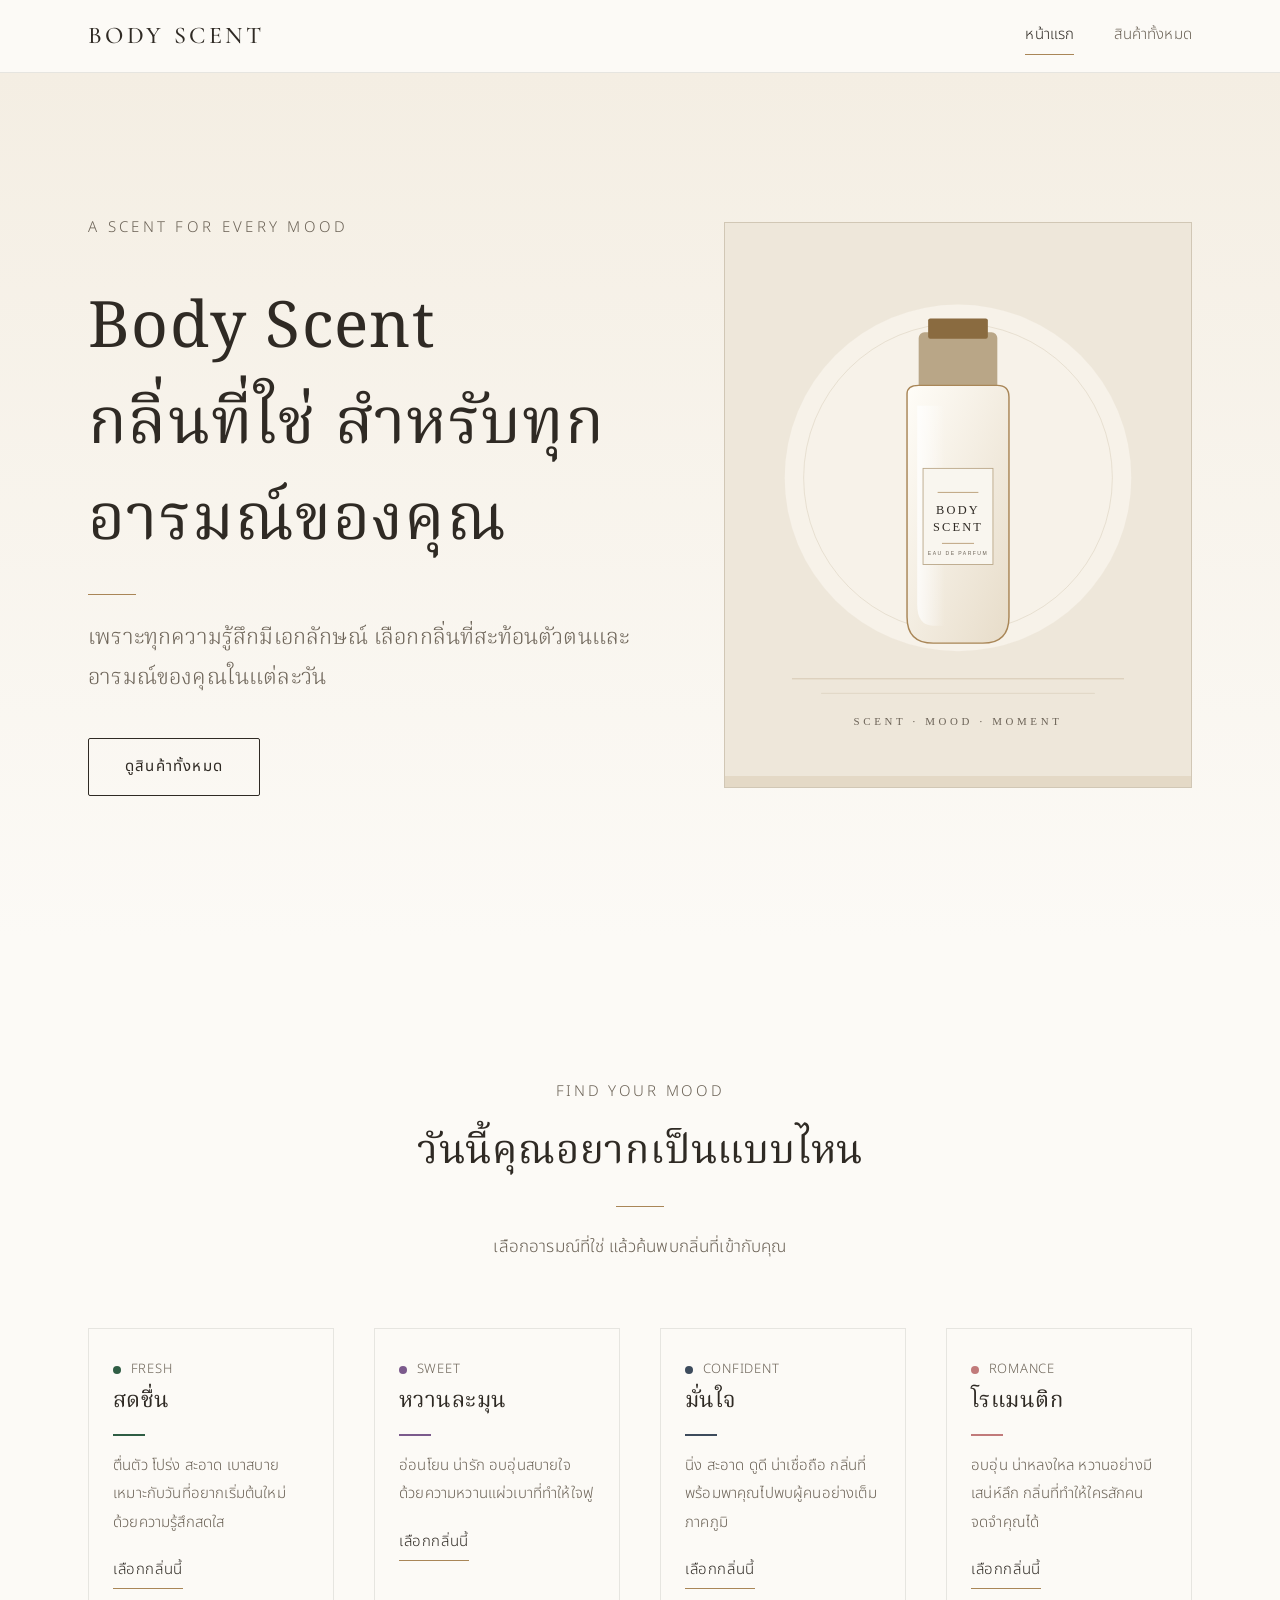
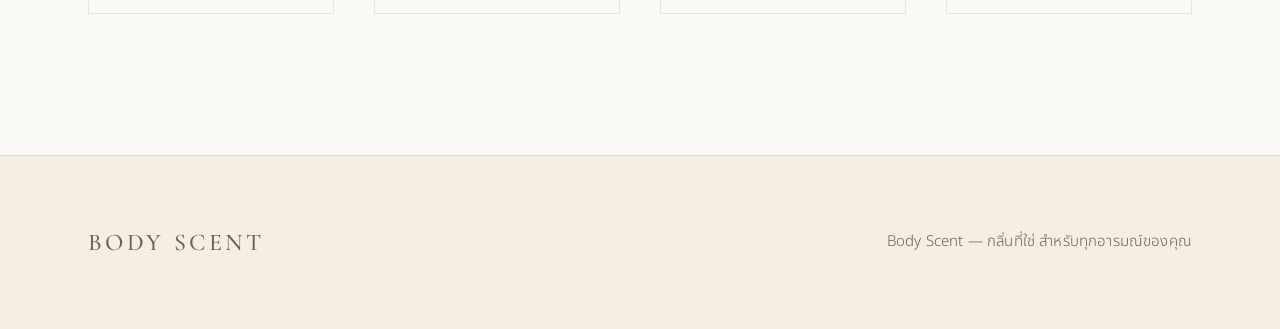
<file: index.html>
<!DOCTYPE html>
<html lang="th">
<head>
    <meta charset="UTF-8">
    <meta name="viewport" content="width=device-width, initial-scale=1.0">
    <meta name="theme-color" content="#fcfaf6">
    <meta name="description" content="Body Scent กลิ่นที่ใช่ สำหรับทุกอารมณ์ของคุณ ค้นพบน้ำหอม 4 mood ที่สะท้อนความรู้สึกในแบบของคุณ">
    <title>Body Scent — กลิ่นที่ใช่ สำหรับทุกอารมณ์ของคุณ</title>
    <link rel="stylesheet" href="style.css">
</head>
<body>
    <header class="site-header">
        <div class="container">
            <a class="logo" href="index.html" aria-label="Body Scent หน้าแรก">BODY SCENT</a>
            <nav class="nav" aria-label="เมนูหลัก">
                <a href="index.html" aria-current="page">หน้าแรก</a>
                <a href="product.html">สินค้าทั้งหมด</a>
            </nav>
        </div>
    </header>

    <main>
        <section class="hero" style="min-height: calc(100svh - 4.5rem); display: flex; align-items: center;">
            <div class="container">
                <div class="hero-copy">
                    <p class="muted" style="letter-spacing: 0.22em; text-transform: uppercase;">A SCENT FOR EVERY MOOD</p>
                    <h1>Body Scent<br>กลิ่นที่ใช่ สำหรับทุกอารมณ์ของคุณ</h1>
                    <span class="rule" aria-hidden="true"></span>
                    <p class="lead">เพราะทุกความรู้สึกมีเอกลักษณ์ เลือกกลิ่นที่สะท้อนตัวตนและอารมณ์ของคุณในแต่ละวัน</p>
                    <a class="btn" href="product.html">ดูสินค้าทั้งหมด</a>
                </div>

                <div class="hero-media">
                    <svg viewBox="0 0 640 760" width="100%" height="auto" role="img" aria-label="ภาพวาดขวดน้ำหอม Body Scent ในโทนสีครีมและทอง">
                        <defs>
                            <linearGradient id="bottle-fill" x1="0" y1="0" x2="1" y2="1">
                                <stop offset="0%" stop-color="#fffdf8" />
                                <stop offset="100%" stop-color="#e7dcc9" />
                            </linearGradient>
                            <linearGradient id="glass-shine" x1="0" y1="0" x2="1" y2="0">
                                <stop offset="0%" stop-color="#ffffff" stop-opacity="0.75" />
                                <stop offset="100%" stop-color="#ffffff" stop-opacity="0" />
                            </linearGradient>
                        </defs>
                        <rect width="640" height="760" fill="#eee7da" />
                        <circle cx="320" cy="350" r="238" fill="#f7f2e9" />
                        <circle cx="320" cy="350" r="212" fill="none" stroke="#b9a687" stroke-opacity="0.35" />
                        <path d="M92 626 H548" stroke="#b9a687" stroke-opacity="0.65" />
                        <path d="M132 646 H508" stroke="#b9a687" stroke-opacity="0.35" />
                        <g transform="translate(0 5)">
                            <rect x="266" y="145" width="108" height="88" rx="8" fill="#b9a687" />
                            <rect x="279" y="126" width="82" height="28" rx="3" fill="#8a6b40" />
                            <path d="M250 230 Q250 218 266 218 H374 Q390 218 390 234 V536 Q390 572 354 572 H286 Q250 572 250 536 Z" fill="url(#bottle-fill)" stroke="#a98657" stroke-width="2" />
                            <path d="M264 246 V519 Q264 548 286 548 H302 V246 Z" fill="url(#glass-shine)" />
                            <rect x="272" y="332" width="96" height="132" fill="#f9f6ef" stroke="#b9a687" stroke-width="1.2" />
                            <path d="M292 365 H348" stroke="#a98657" stroke-width="1" />
                            <text x="320" y="395" text-anchor="middle" fill="#2f2a24" font-family="Georgia, serif" font-size="17" letter-spacing="3">BODY</text>
                            <text x="320" y="418" text-anchor="middle" fill="#2f2a24" font-family="Georgia, serif" font-size="17" letter-spacing="3">SCENT</text>
                            <path d="M298 435 H342" stroke="#a98657" stroke-width="1" />
                            <text x="320" y="451" text-anchor="middle" fill="#6b6256" font-family="Arial, sans-serif" font-size="7" letter-spacing="2">EAU DE PARFUM</text>
                        </g>
                        <text x="320" y="690" text-anchor="middle" fill="#6b6256" font-family="Georgia, serif" font-size="15" letter-spacing="5">SCENT · MOOD · MOMENT</text>
                    </svg>
                </div>
            </div>
        </section>

        <section class="section">
            <div class="container">
                <div class="section-head is-center">
                    <p class="muted" style="letter-spacing: 0.18em; text-transform: uppercase;">FIND YOUR MOOD</p>
                    <h2>วันนี้คุณอยากเป็นแบบไหน</h2>
                    <span class="rule" aria-hidden="true"></span>
                    <p>เลือกอารมณ์ที่ใช่ แล้วค้นพบกลิ่นที่เข้ากับคุณ</p>
                </div>

                <div class="mood-grid">
                    <a class="mood-item mood-fresh" data-mood="fresh" href="product.html?mood=fresh" style="display: block; border: 1px solid var(--line-soft); padding: var(--space-3); transition: border-color 0.3s var(--ease);">
                        <span class="mood-label"><span class="mood-dot"></span>FRESH</span>
                        <h3>สดชื่น</h3>
                        <span class="mood-rule" aria-hidden="true"></span>
                        <p>ตื่นตัว โปร่ง สะอาด เบาสบาย เหมาะกับวันที่อยากเริ่มต้นใหม่ด้วยความรู้สึกสดใส</p>
                        <span class="link-line">เลือกกลิ่นนี้</span>
                    </a>

                    <a class="mood-item mood-sweet" data-mood="sweet" href="product.html?mood=sweet" style="display: block; border: 1px solid var(--line-soft); padding: var(--space-3); transition: border-color 0.3s var(--ease);">
                        <span class="mood-label"><span class="mood-dot"></span>SWEET</span>
                        <h3>หวานละมุน</h3>
                        <span class="mood-rule" aria-hidden="true"></span>
                        <p>อ่อนโยน น่ารัก อบอุ่นสบายใจ ด้วยความหวานแผ่วเบาที่ทำให้ใจฟู</p>
                        <span class="link-line">เลือกกลิ่นนี้</span>
                    </a>

                    <a class="mood-item mood-confident" data-mood="confident" href="product.html?mood=confident" style="display: block; border: 1px solid var(--line-soft); padding: var(--space-3); transition: border-color 0.3s var(--ease);">
                        <span class="mood-label"><span class="mood-dot"></span>CONFIDENT</span>
                        <h3>มั่นใจ</h3>
                        <span class="mood-rule" aria-hidden="true"></span>
                        <p>นิ่ง สะอาด ดูดี น่าเชื่อถือ กลิ่นที่พร้อมพาคุณไปพบผู้คนอย่างเต็มภาคภูมิ</p>
                        <span class="link-line">เลือกกลิ่นนี้</span>
                    </a>

                    <a class="mood-item mood-romance" data-mood="romance" href="product.html?mood=romance" style="display: block; border: 1px solid var(--line-soft); padding: var(--space-3); transition: border-color 0.3s var(--ease);">
                        <span class="mood-label"><span class="mood-dot"></span>ROMANCE</span>
                        <h3>โรแมนติก</h3>
                        <span class="mood-rule" aria-hidden="true"></span>
                        <p>อบอุ่น น่าหลงใหล หวานอย่างมีเสน่ห์ลึก กลิ่นที่ทำให้ใครสักคนจดจำคุณได้</p>
                        <span class="link-line">เลือกกลิ่นนี้</span>
                    </a>
                </div>
            </div>
        </section>
    </main>

    <footer class="site-footer">
        <div class="container">
            <a class="logo" href="index.html">BODY SCENT</a>
            <p class="mb-0">Body Scent — กลิ่นที่ใช่ สำหรับทุกอารมณ์ของคุณ</p>
        </div>
    </footer>

    <script src="script.js"></script>
</body>
</html>
</file>
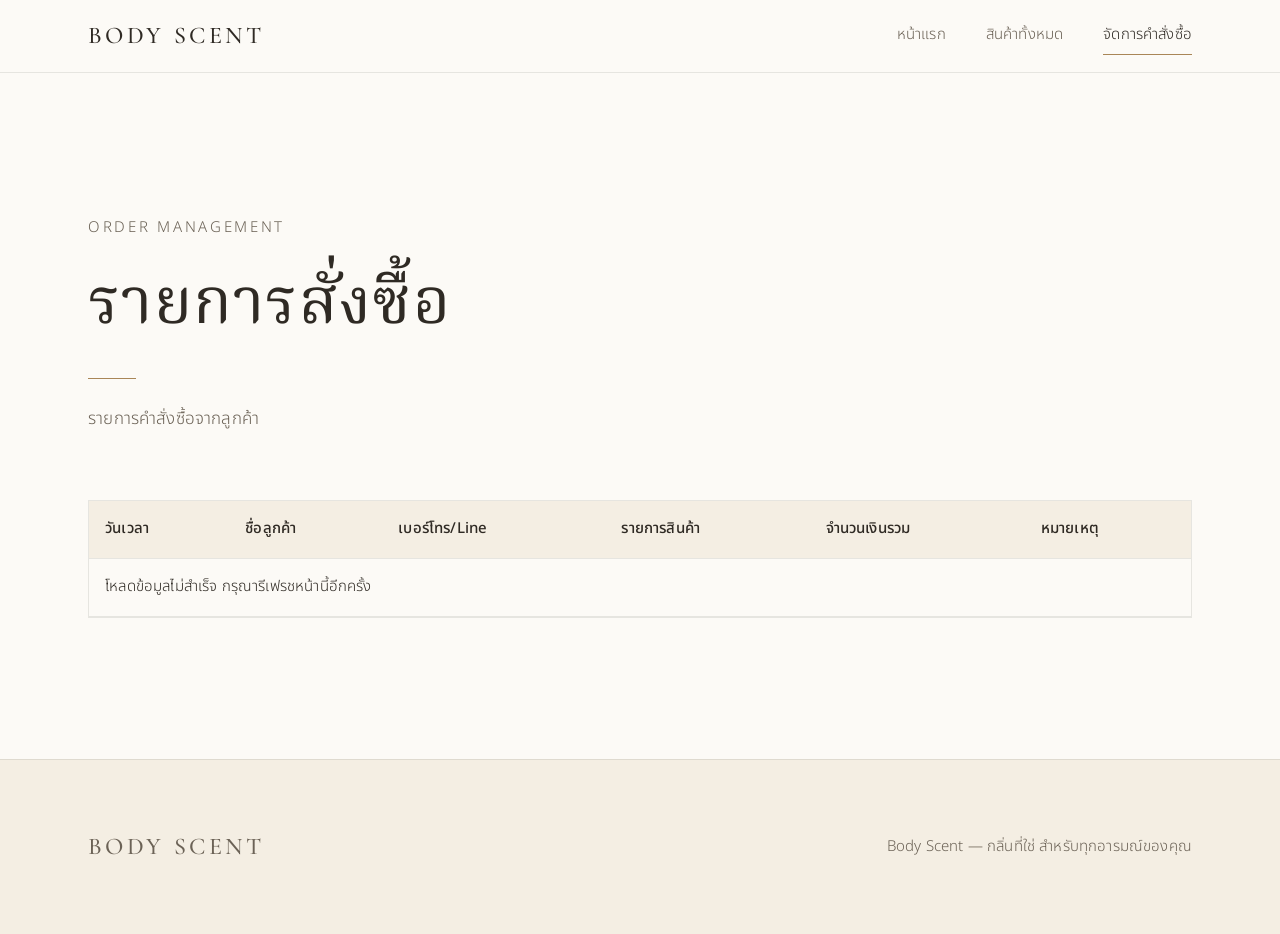
<file: admin.html>
<!DOCTYPE html>
<html lang="th">
<head>
    <meta charset="UTF-8">
    <meta name="viewport" content="width=device-width, initial-scale=1.0">
    <meta name="theme-color" content="#fcfaf6">
    <meta name="description" content="หน้าจัดการรายการสั่งซื้อ Body Scent">
    <title>จัดการคำสั่งซื้อ — Body Scent</title>
    <link rel="stylesheet" href="style.css">
    <style>
        #ordersTable {
            width: 100%;
            min-width: 860px;
            border-collapse: collapse;
            text-align: left;
        }

        #ordersTable th,
        #ordersTable td {
            padding: 0.9rem 1rem;
            border-bottom: 1px solid var(--line-soft);
            vertical-align: top;
            font-size: var(--fs-sm);
        }

        #ordersTable thead {
            background: var(--cream);
            color: var(--ink);
        }

        #ordersTable th {
            font-weight: 500;
            white-space: nowrap;
        }
    </style>
</head>
<body>
    <header class="site-header">
        <div class="container">
            <a class="logo" href="index.html" aria-label="Body Scent หน้าแรก">BODY SCENT</a>
            <nav class="nav" aria-label="เมนูหลัก">
                <a href="index.html">หน้าแรก</a>
                <a href="product.html">สินค้าทั้งหมด</a>
                <a href="admin.html" aria-current="page">จัดการคำสั่งซื้อ</a>
            </nav>
        </div>
    </header>

    <main>
        <section class="section">
            <div class="container">
                <div class="section-head">
                    <p class="muted" style="letter-spacing: 0.18em; text-transform: uppercase;">ORDER MANAGEMENT</p>
                    <h1>รายการสั่งซื้อ</h1>
                    <span class="rule" aria-hidden="true"></span>
                    <p>รายการคำสั่งซื้อจากลูกค้า</p>
                </div>

                <div style="overflow-x: auto; border: 1px solid var(--line-soft);">
                    <table id="ordersTable">
                        <thead>
                            <tr>
                                <th scope="col">วันเวลา</th>
                                <th scope="col">ชื่อลูกค้า</th>
                                <th scope="col">เบอร์โทร/Line</th>
                                <th scope="col">รายการสินค้า</th>
                                <th scope="col">จำนวนเงินรวม</th>
                                <th scope="col">หมายเหตุ</th>
                            </tr>
                        </thead>
                        <tbody></tbody>
                    </table>
                </div>
            </div>
        </section>
    </main>

    <footer class="site-footer">
        <div class="container">
            <a class="logo" href="index.html">BODY SCENT</a>
            <p class="mb-0">Body Scent — กลิ่นที่ใช่ สำหรับทุกอารมณ์ของคุณ</p>
        </div>
    </footer>

    <script src="script.js"></script>
</body>
</html>
</file>
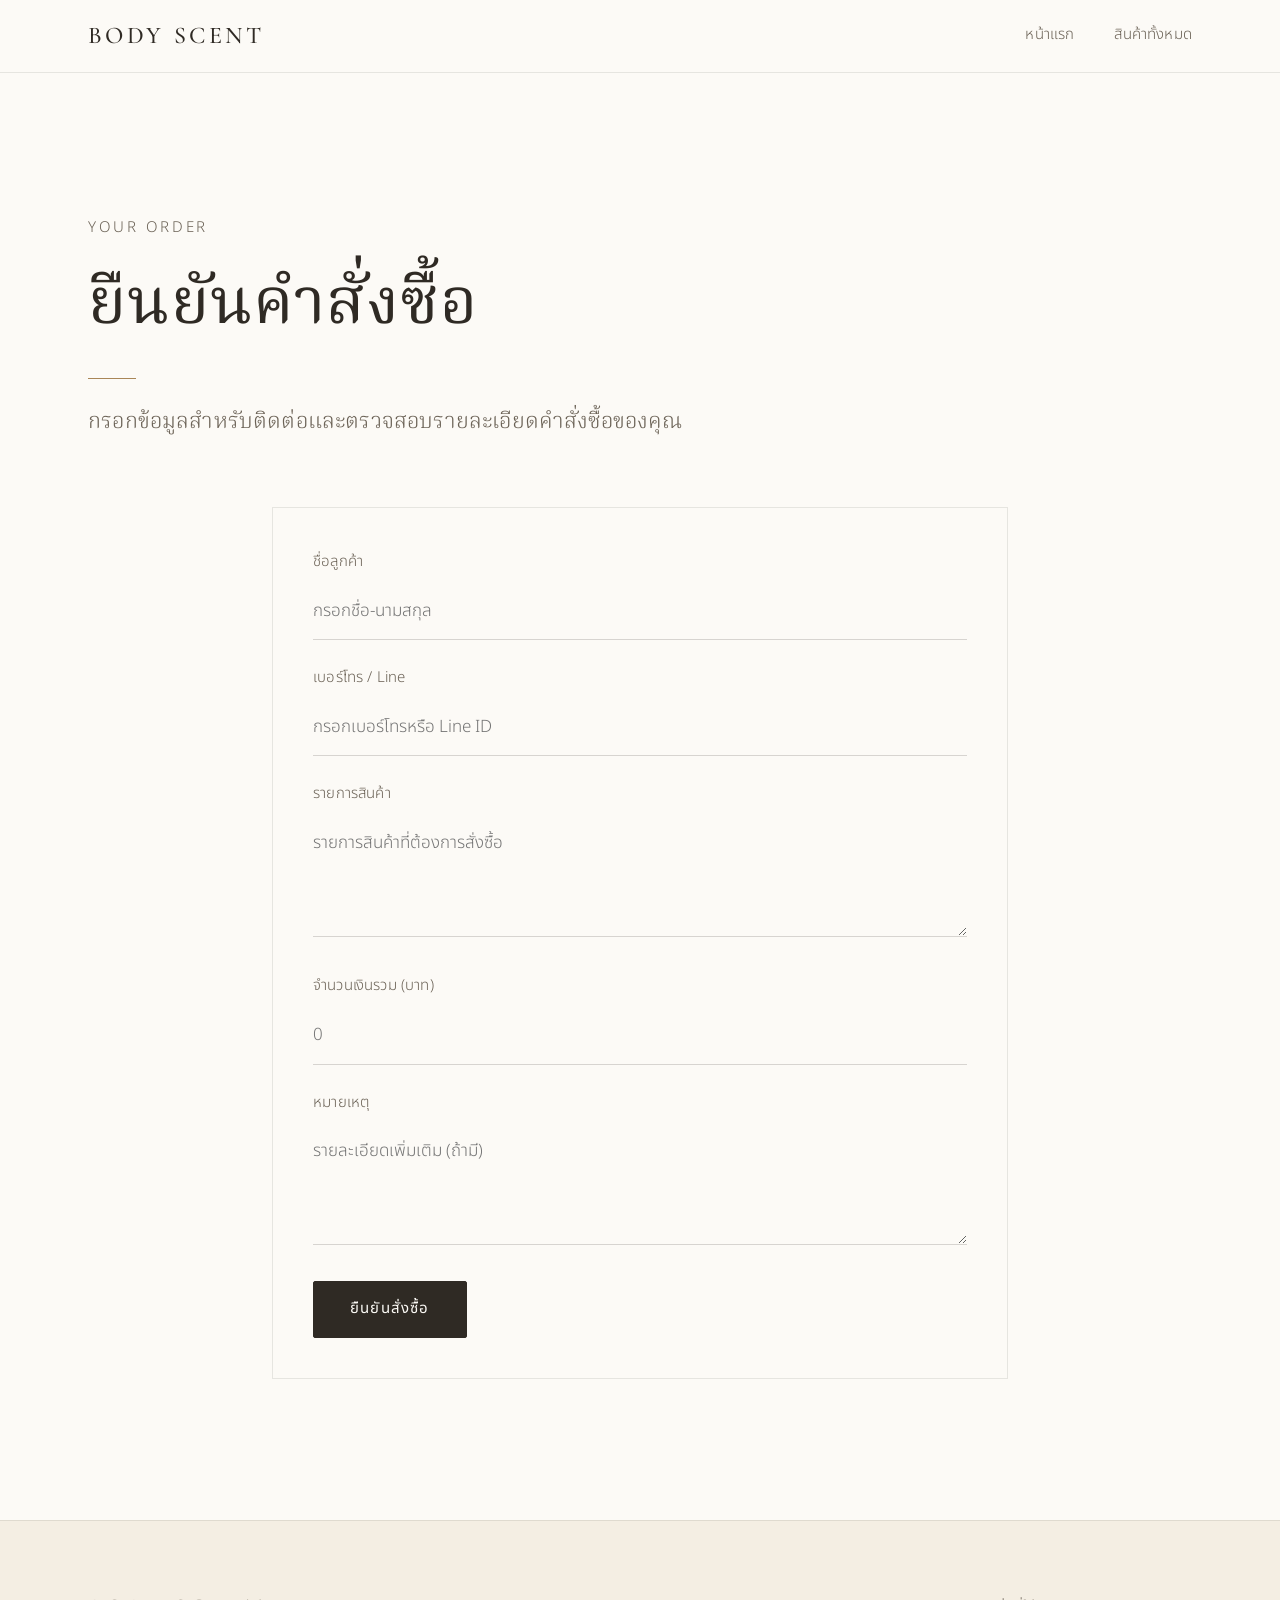
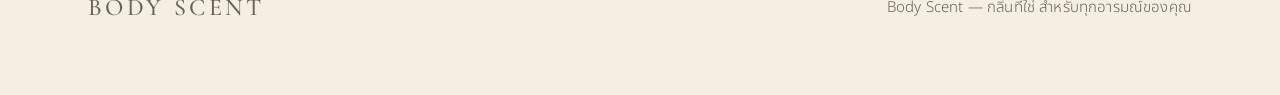
<file: order.html>
<!DOCTYPE html>
<html lang="th">
<head>
    <meta charset="UTF-8">
    <meta name="viewport" content="width=device-width, initial-scale=1.0">
    <meta name="theme-color" content="#fcfaf6">
    <meta name="description" content="แบบฟอร์มสั่งซื้อสินค้า Body Scent">
    <title>สั่งซื้อสินค้า — Body Scent</title>
    <link rel="stylesheet" href="style.css">
</head>
<body>
    <header class="site-header">
        <div class="container">
            <a class="logo" href="index.html" aria-label="Body Scent หน้าแรก">BODY SCENT</a>
            <nav class="nav" aria-label="เมนูหลัก">
                <a href="index.html">หน้าแรก</a>
                <a href="product.html">สินค้าทั้งหมด</a>
            </nav>
        </div>
    </header>

    <main>
        <section class="section">
            <div class="container">
                <div class="section-head">
                    <p class="muted" style="letter-spacing: 0.18em; text-transform: uppercase;">YOUR ORDER</p>
                    <h1>ยืนยันคำสั่งซื้อ</h1>
                    <span class="rule" aria-hidden="true"></span>
                    <p class="lead">กรอกข้อมูลสำหรับติดต่อและตรวจสอบรายละเอียดคำสั่งซื้อของคุณ</p>
                </div>

                <form id="orderForm" style="max-width: 46rem; margin-inline: auto; border: 1px solid var(--line-soft); padding: var(--space-4);">
                    <div class="field">
                        <label for="customerName">ชื่อลูกค้า</label>
                        <input
                            type="text"
                            id="customerName"
                            name="customerName"
                            autocomplete="name"
                            placeholder="กรอกชื่อ-นามสกุล"
                            required
                        >
                    </div>

                    <div class="field">
                        <label for="contact">เบอร์โทร / Line</label>
                        <input
                            type="text"
                            id="contact"
                            name="contact"
                            autocomplete="tel"
                            placeholder="กรอกเบอร์โทรหรือ Line ID"
                            required
                        >
                    </div>

                    <div class="field">
                        <label for="items">รายการสินค้า</label>
                        <textarea
                            id="items"
                            name="items"
                            rows="3"
                            placeholder="รายการสินค้าที่ต้องการสั่งซื้อ"
                            required
                        ></textarea>
                    </div>

                    <div class="field">
                        <label for="total">จำนวนเงินรวม (บาท)</label>
                        <input
                            type="number"
                            id="total"
                            name="total"
                            min="0"
                            step="1"
                            inputmode="numeric"
                            placeholder="0"
                            required
                        >
                    </div>

                    <div class="field">
                        <label for="note">หมายเหตุ</label>
                        <textarea
                            id="note"
                            name="note"
                            rows="3"
                            placeholder="รายละเอียดเพิ่มเติม (ถ้ามี)"
                        ></textarea>
                    </div>

                    <button class="btn btn--solid" type="submit">ยืนยันสั่งซื้อ</button>
                </form>
            </div>
        </section>
    </main>

    <footer class="site-footer">
        <div class="container">
            <a class="logo" href="index.html">BODY SCENT</a>
            <p class="mb-0">Body Scent — กลิ่นที่ใช่ สำหรับทุกอารมณ์ของคุณ</p>
        </div>
    </footer>

    <script src="script.js"></script>
</body>
</html>
</file>
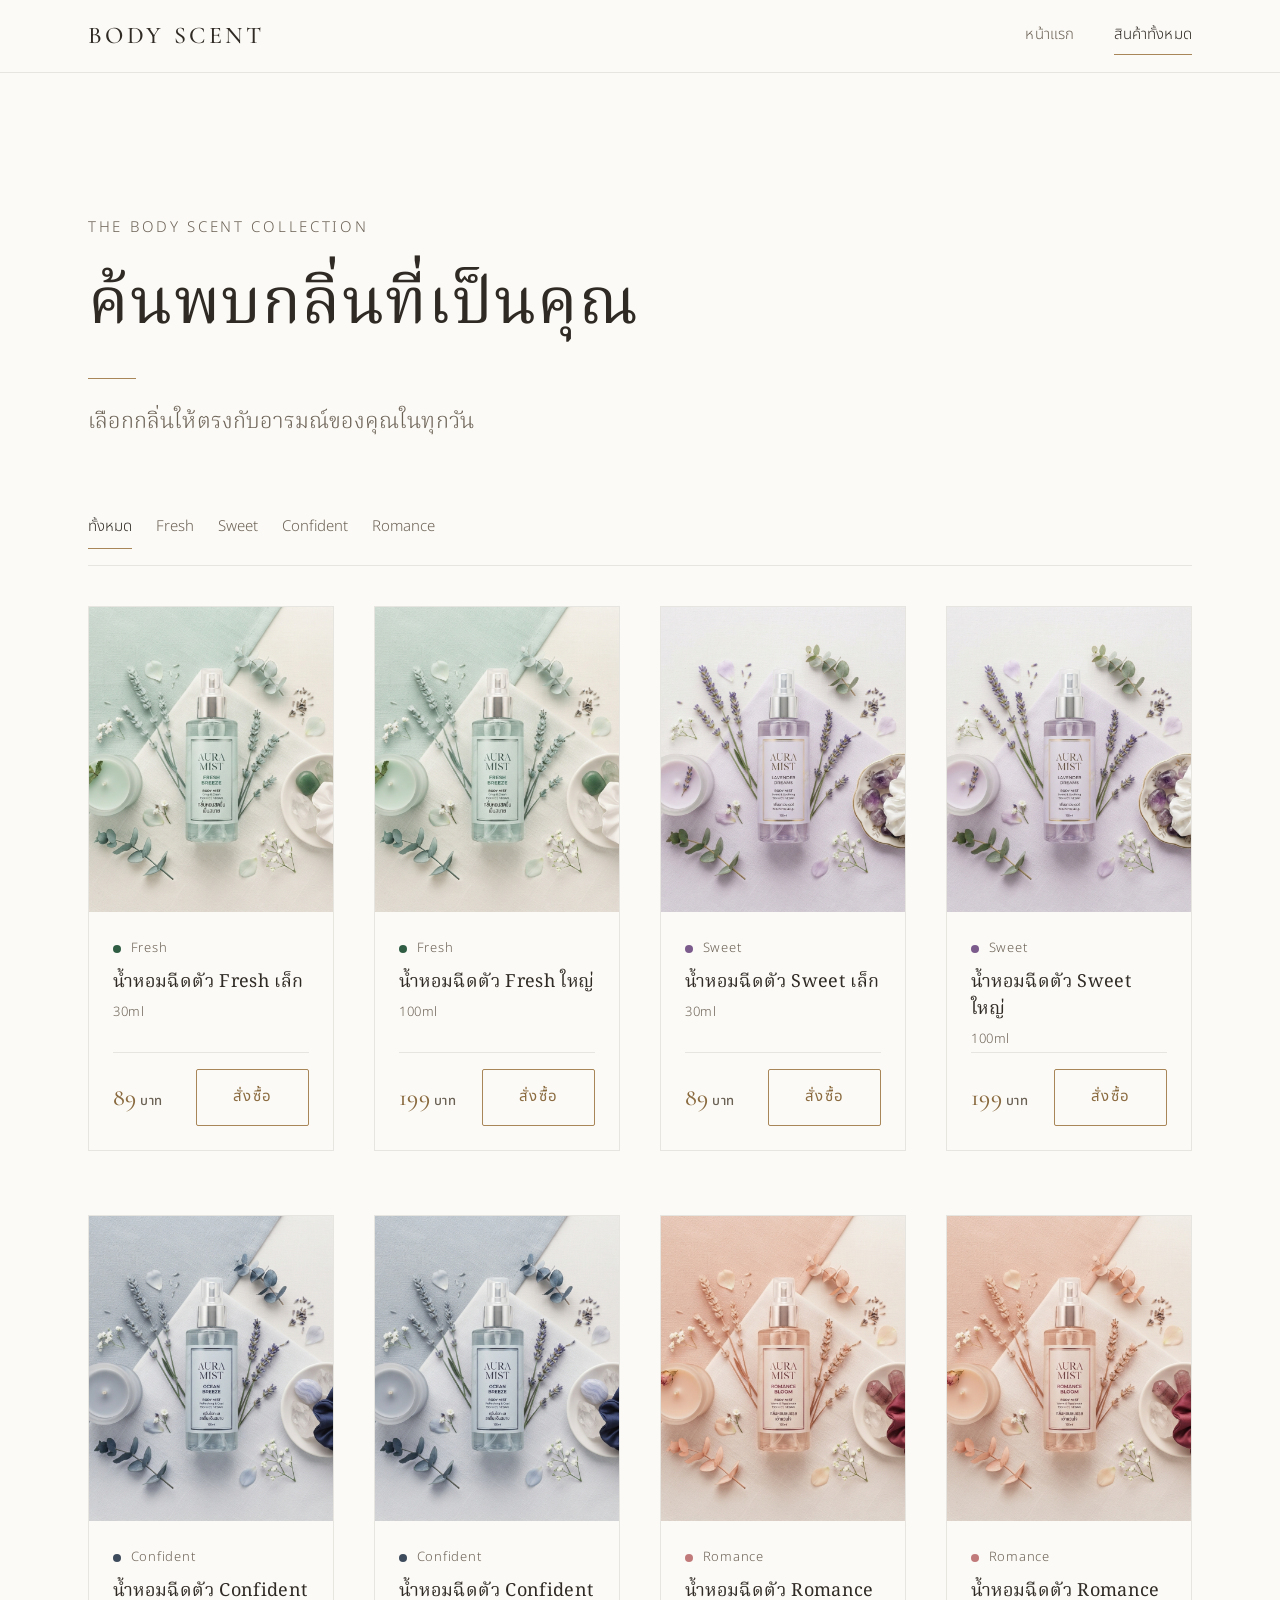
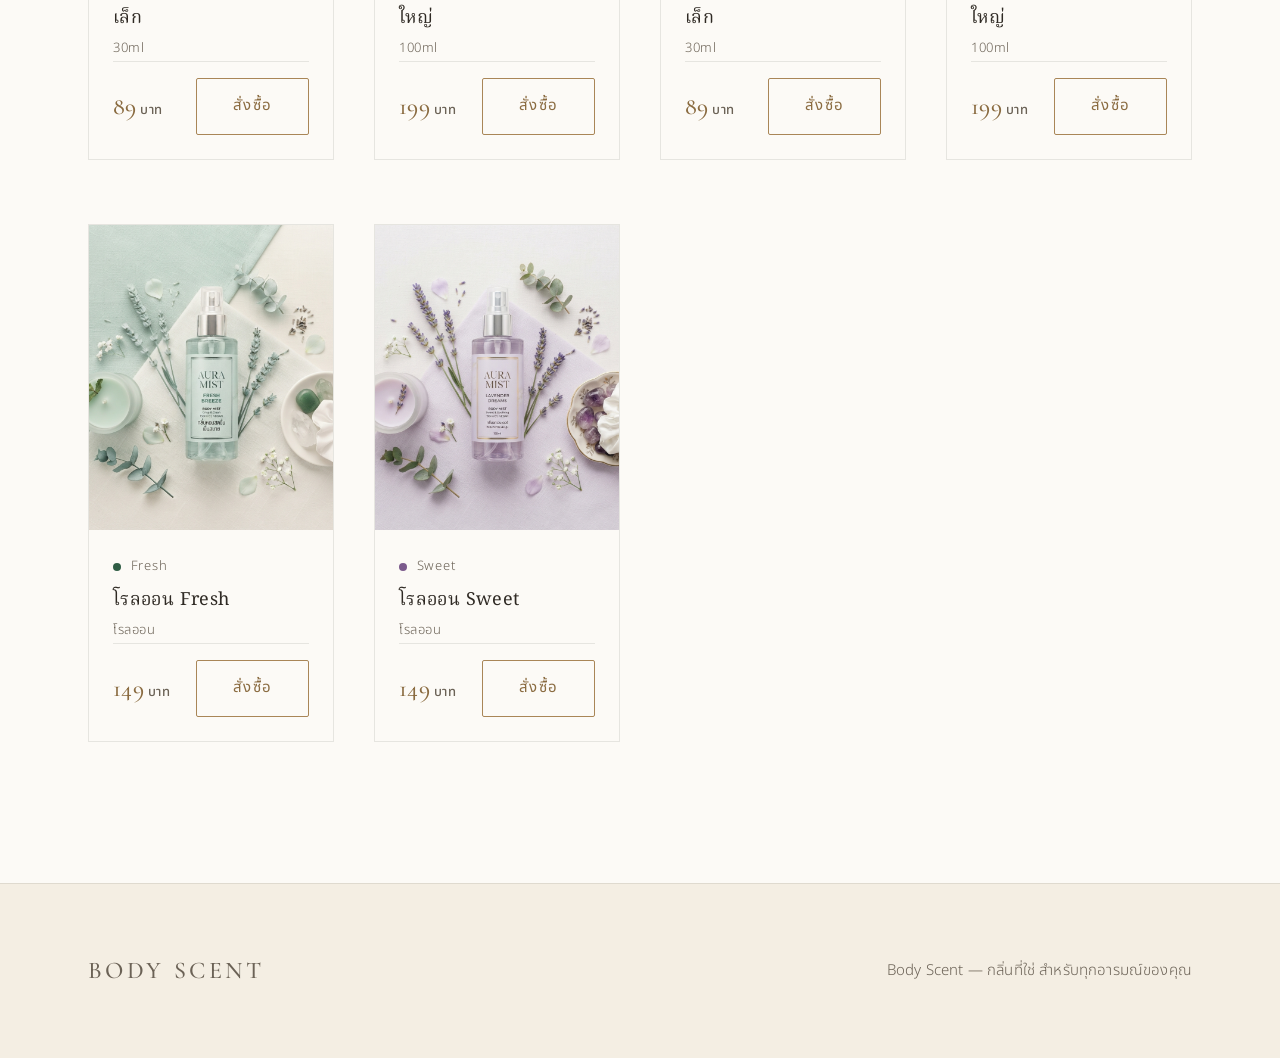
<file: product.html>
<!DOCTYPE html>
<html lang="th">
<head>
    <meta charset="UTF-8">
    <meta name="viewport" content="width=device-width, initial-scale=1.0">
    <meta name="theme-color" content="#fcfaf6">
    <meta name="description" content="เลือกซื้อน้ำหอม Body Scent ตามอารมณ์ที่ใช่ ทั้ง Fresh, Sweet, Confident และ Romance">
    <title>สินค้าทั้งหมด — Body Scent</title>
    <link rel="stylesheet" href="style.css">
</head>
<body>
    <header class="site-header">
        <div class="container">
            <a class="logo" href="index.html" aria-label="Body Scent หน้าแรก">BODY SCENT</a>
            <nav class="nav" aria-label="เมนูหลัก">
                <a href="index.html">หน้าแรก</a>
                <a href="product.html" aria-current="page">สินค้าทั้งหมด</a>
            </nav>
        </div>
    </header>

    <main>
        <section class="section">
            <div class="container">
                <div class="section-head">
                    <p class="muted" style="letter-spacing: 0.18em; text-transform: uppercase;">THE BODY SCENT COLLECTION</p>
                    <h1>ค้นพบกลิ่นที่เป็นคุณ</h1>
                    <span class="rule" aria-hidden="true"></span>
                    <p class="lead">เลือกกลิ่นให้ตรงกับอารมณ์ของคุณในทุกวัน</p>
                </div>

                <div id="filter-bar" class="filters" aria-label="กรองสินค้าตามอารมณ์"></div>
                <div id="product-list" class="product-grid" aria-live="polite"></div>
            </div>
        </section>
    </main>

    <footer class="site-footer">
        <div class="container">
            <a class="logo" href="index.html">BODY SCENT</a>
            <p class="mb-0">Body Scent — กลิ่นที่ใช่ สำหรับทุกอารมณ์ของคุณ</p>
        </div>
    </footer>

    <script src="script.js"></script>
</body>
</html>
</file>
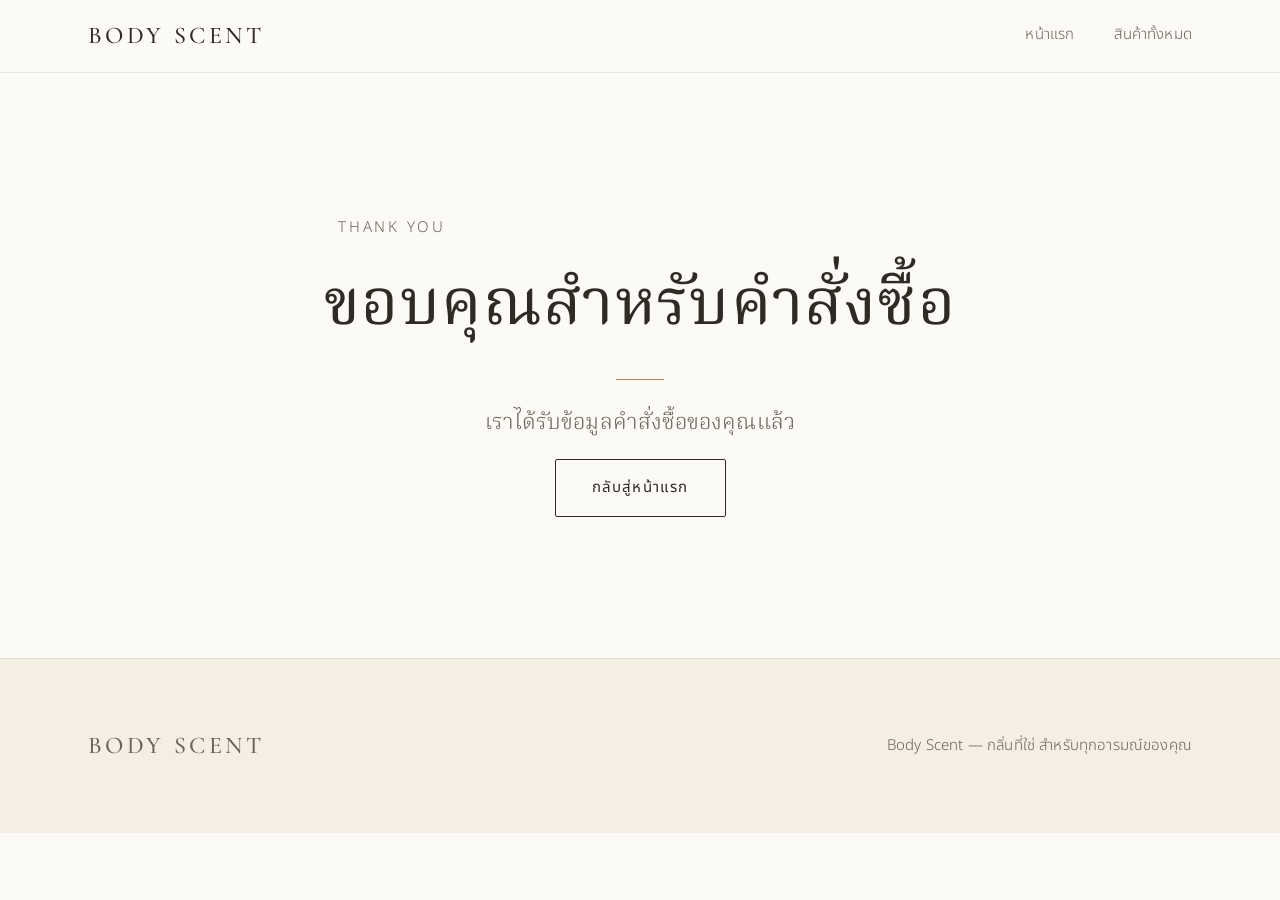
<file: thankyou.html>
<!DOCTYPE html>
<html lang="th">
<head>
    <meta charset="UTF-8">
    <meta name="viewport" content="width=device-width, initial-scale=1.0">
    <meta name="theme-color" content="#fcfaf6">
    <meta name="description" content="ขอบคุณที่สั่งซื้อสินค้าจาก Body Scent">
    <title>ขอบคุณสำหรับคำสั่งซื้อ — Body Scent</title>
    <link rel="stylesheet" href="style.css">
</head>
<body>
    <header class="site-header">
        <div class="container">
            <a class="logo" href="index.html" aria-label="Body Scent หน้าแรก">BODY SCENT</a>
            <nav class="nav" aria-label="เมนูหลัก">
                <a href="index.html">หน้าแรก</a>
                <a href="product.html">สินค้าทั้งหมด</a>
            </nav>
        </div>
    </header>

    <main>
        <section class="section" style="min-height: 65svh; display: flex; align-items: center;">
            <div class="container text-center">
                <p class="muted" style="letter-spacing: 0.18em; text-transform: uppercase;">THANK YOU</p>
                <h1>ขอบคุณสำหรับคำสั่งซื้อ</h1>
                <span class="rule" aria-hidden="true" style="margin-inline: auto;"></span>
                <p class="lead" style="margin-inline: auto;">เราได้รับข้อมูลคำสั่งซื้อของคุณแล้ว</p>
                <a class="btn" href="index.html">กลับสู่หน้าแรก</a>
            </div>
        </section>
    </main>

    <footer class="site-footer">
        <div class="container">
            <a class="logo" href="index.html">BODY SCENT</a>
            <p class="mb-0">Body Scent — กลิ่นที่ใช่ สำหรับทุกอารมณ์ของคุณ</p>
        </div>
    </footer>

    <script src="script.js"></script>
</body>
</html>
</file>
<file: style.css>
/* ==========================================================================
   Body Scent — shared theme
   โทนพรีเมียม เรียบหรู มินิมอล | ขาว-ครีม-เบจเข้ม | accent: ทอง/บรอนซ์อ่อน
   ========================================================================== */

/* Fonts: Cormorant Garamond (หัวข้อภาษาอังกฤษ) + Noto Serif Thai (หัวข้อไทย)
   + Noto Sans Thai (เนื้อหา) */
@import url("https://fonts.googleapis.com/css2?family=Cormorant+Garamond:ital,wght@0,400;0,500;0,600;1,400&family=Noto+Sans+Thai:wght@300;400;500&family=Noto+Serif+Thai:wght@300;400;500&display=swap");

/* ---------- Tokens ---------- */
:root {
  /* Base palette */
  --ivory: #fcfaf6;
  --cream: #f4eee3;
  --sand: #e4d9c6;
  --beige-deep: #b9a687;
  --ink: #2f2a24;
  --ink-soft: #6b6256;

  /* Accent: soft gold / bronze */
  --accent: #a98657;
  --accent-deep: #8a6b40;

  /* Lines */
  --line: rgba(47, 42, 36, 0.18);
  --line-soft: rgba(47, 42, 36, 0.1);

  /* Mood colors — ใช้เป็นจุดเล็กๆ เท่านั้น */
  --mood-fresh: #2f5d44;
  --mood-sweet: #7b5a8c;
  --mood-confident: #3d4b5c;
  --mood-romance: #c17a7a;

  /* Type */
  --font-display: "Cormorant Garamond", "Noto Serif Thai", Georgia, "Times New Roman", serif;
  --font-serif-th: "Noto Serif Thai", "Cormorant Garamond", Georgia, serif;
  --font-body: "Noto Sans Thai", "Helvetica Neue", Arial, sans-serif;

  /* Type scale */
  --fs-xs: 0.8125rem;
  --fs-sm: 0.9375rem;
  --fs-base: 1.0625rem;
  --fs-lg: 1.375rem;
  --fs-xl: clamp(1.75rem, 1.4rem + 1.4vw, 2.5rem);
  --fs-2xl: clamp(2.25rem, 1.6rem + 3vw, 4rem);

  /* Spacing */
  --space-1: 0.5rem;
  --space-2: 1rem;
  --space-3: 1.5rem;
  --space-4: 2.5rem;
  --space-5: 4rem;
  --space-6: clamp(5rem, 4rem + 6vw, 9rem);

  --container: 72rem;
  --radius: 2px;
  --ease: cubic-bezier(0.22, 0.61, 0.36, 1);
}

/* ---------- Reset ---------- */
*,
*::before,
*::after {
  box-sizing: border-box;
}

html {
  -webkit-text-size-adjust: 100%;
  scroll-behavior: smooth;
}

body {
  margin: 0;
  background: var(--ivory);
  color: var(--ink);
  font-family: var(--font-body);
  font-size: var(--fs-base);
  font-weight: 300;
  line-height: 1.9;
  letter-spacing: 0.01em;
  -webkit-font-smoothing: antialiased;
}

img {
  display: block;
  max-width: 100%;
  height: auto;
}

a {
  color: inherit;
  text-decoration: none;
}

ul,
ol {
  margin: 0;
  padding: 0;
  list-style: none;
}

button {
  font: inherit;
  color: inherit;
}

:focus-visible {
  outline: 1px solid var(--accent-deep);
  outline-offset: 4px;
}

::selection {
  background: var(--sand);
  color: var(--ink);
}

/* ---------- Typography ---------- */
h1,
h2,
h3,
h4 {
  margin: 0 0 var(--space-2);
  font-family: var(--font-display);
  font-weight: 500;
  line-height: 1.3;
  letter-spacing: 0.02em;
  color: var(--ink);
}

h1 { font-size: var(--fs-2xl); font-weight: 400; line-height: 1.2; }
h2 { font-size: var(--fs-xl); }
h3 { font-size: var(--fs-lg); }

/* หัวข้อภาษาไทยล้วนอ่านง่ายขึ้นด้วย serif ไทย */
:lang(th) h1,
:lang(th) h2,
:lang(th) h3 {
  font-family: var(--font-serif-th);
  font-weight: 400;
  line-height: 1.5;
}

p {
  margin: 0 0 var(--space-2);
  max-width: 38rem;
  color: var(--ink-soft);
}

.lead {
  font-size: var(--fs-lg);
  line-height: 1.8;
  font-family: var(--font-serif-th);
  font-weight: 300;
}

.muted {
  color: var(--ink-soft);
  font-size: var(--fs-sm);
}

/* ---------- Layout ---------- */
.container {
  width: 100%;
  max-width: var(--container);
  margin-inline: auto;
  padding-inline: var(--space-3);
}

.section {
  padding-block: var(--space-6);
}

.section--cream {
  background: var(--cream);
}

.section--sand {
  background: var(--sand);
}

.section-head {
  margin-bottom: var(--space-5);
}

.section-head.is-center {
  text-align: center;
}

.section-head.is-center p {
  margin-inline: auto;
}

/* เส้นแบ่งบางๆ สีทอง */
.rule {
  display: block;
  width: 3rem;
  height: 1px;
  margin: var(--space-3) 0;
  background: var(--accent);
  border: 0;
}

.is-center .rule {
  margin-inline: auto;
}

hr.divider {
  border: 0;
  border-top: 1px solid var(--line-soft);
  margin: var(--space-5) 0;
}

/* ---------- Header / Nav ---------- */
.site-header {
  position: sticky;
  top: 0;
  z-index: 50;
  background: rgba(252, 250, 246, 0.92);
  backdrop-filter: blur(8px);
  border-bottom: 1px solid var(--line-soft);
}

.site-header .container {
  display: flex;
  align-items: center;
  justify-content: space-between;
  min-height: 4.5rem;
  gap: var(--space-3);
}

.logo {
  font-family: var(--font-display);
  font-size: 1.5rem;
  font-weight: 500;
  letter-spacing: 0.14em;
}

.nav {
  display: flex;
  gap: var(--space-4);
  font-size: var(--fs-sm);
}

.nav a {
  padding-block: 0.25rem;
  border-bottom: 1px solid transparent;
  color: var(--ink-soft);
  transition: color 0.3s var(--ease), border-color 0.3s var(--ease);
}

.nav a:hover,
.nav a[aria-current="page"] {
  color: var(--ink);
  border-bottom-color: var(--accent);
}

/* ---------- Buttons: เส้นบาง ไม่ฉูดฉาด ---------- */
.btn {
  display: inline-block;
  padding: 0.85rem 2.25rem;
  background: transparent;
  border: 1px solid var(--ink);
  border-radius: var(--radius);
  font-family: var(--font-body);
  font-size: var(--fs-sm);
  font-weight: 400;
  letter-spacing: 0.08em;
  color: var(--ink);
  cursor: pointer;
  transition: background 0.3s var(--ease), color 0.3s var(--ease), border-color 0.3s var(--ease);
}

.btn:hover {
  background: var(--ink);
  color: var(--ivory);
}

.btn--solid {
  background: var(--ink);
  color: var(--ivory);
}

.btn--solid:hover {
  background: var(--accent-deep);
  border-color: var(--accent-deep);
}

.btn--accent {
  border-color: var(--accent);
  color: var(--accent-deep);
}

.btn--accent:hover {
  background: var(--accent);
  border-color: var(--accent);
  color: var(--ivory);
}

.link-line {
  display: inline-block;
  padding-bottom: 0.2rem;
  border-bottom: 1px solid var(--accent);
  font-size: var(--fs-sm);
  letter-spacing: 0.04em;
  transition: color 0.3s var(--ease);
}

.link-line:hover {
  color: var(--accent-deep);
}

/* ---------- Hero ---------- */
.hero {
  padding-block: var(--space-6);
  background: linear-gradient(180deg, var(--cream) 0%, var(--ivory) 100%);
}

.hero .container {
  display: grid;
  grid-template-columns: 1.1fr 0.9fr;
  gap: var(--space-5);
  align-items: center;
}

.hero p {
  margin-bottom: var(--space-4);
}

.hero-media {
  border: 1px solid var(--line-soft);
  background: var(--sand);
}

/* ---------- Mood: แตะสีเบาๆ เป็นจุดเล็กๆ เท่านั้น ---------- */
[data-mood="fresh"],
.mood-fresh { --mood: var(--mood-fresh); }
[data-mood="sweet"],
.mood-sweet { --mood: var(--mood-sweet); }
[data-mood="confident"],
.mood-confident { --mood: var(--mood-confident); }
[data-mood="romance"],
.mood-romance { --mood: var(--mood-romance); }

/* จุดสีเล็กๆ ข้างชื่อ mood */
.mood-dot {
  display: inline-block;
  width: 0.5rem;
  height: 0.5rem;
  margin-right: 0.6rem;
  border-radius: 50%;
  background: var(--mood, var(--accent));
  vertical-align: middle;
}

/* เส้นสั้นสีของ mood ใต้หัวข้อ */
.mood-rule {
  display: block;
  width: 2rem;
  height: 2px;
  margin: var(--space-2) 0;
  background: var(--mood, var(--accent));
  border: 0;
}

.is-center .mood-rule {
  margin-inline: auto;
}

.mood-label {
  display: inline-flex;
  align-items: center;
  font-size: var(--fs-xs);
  letter-spacing: 0.06em;
  color: var(--ink-soft);
}

/* ---------- Mood showcase (4 mood) ---------- */
.mood-grid {
  display: grid;
  grid-template-columns: repeat(4, 1fr);
  gap: var(--space-4);
}

.mood-item {
  padding-top: var(--space-3);
  border-top: 1px solid var(--line);
}

.mood-item h3 {
  margin-bottom: var(--space-1);
}

.mood-item p {
  font-size: var(--fs-sm);
}

/* ---------- Filter (mood / type) ---------- */
.filters {
  display: flex;
  flex-wrap: wrap;
  gap: var(--space-1) var(--space-3);
  margin-bottom: var(--space-4);
  padding-bottom: var(--space-2);
  border-bottom: 1px solid var(--line-soft);
}

.filter-btn {
  padding: 0.4rem 0;
  background: none;
  border: 0;
  border-bottom: 1px solid transparent;
  font-size: var(--fs-sm);
  color: var(--ink-soft);
  cursor: pointer;
  transition: color 0.3s var(--ease), border-color 0.3s var(--ease);
}

.filter-btn:hover {
  color: var(--ink);
}

.filter-btn.is-active {
  color: var(--ink);
  border-bottom-color: var(--accent);
}

/* ---------- Product grid & card ---------- */
.product-grid {
  display: grid;
  grid-template-columns: repeat(auto-fill, minmax(15rem, 1fr));
  gap: var(--space-5) var(--space-4);
}

.product-card {
  display: flex;
  flex-direction: column;
  background: transparent; /* ไม่ทาสีพื้นหลังการ์ด */
  border: 1px solid var(--line-soft);
  transition: border-color 0.3s var(--ease);
}

.product-card:hover {
  border-color: var(--accent);
}

.product-card__media {
  aspect-ratio: 4 / 5;
  background: var(--cream);
  overflow: hidden;
}

.product-card__media img {
  width: 100%;
  height: 100%;
  object-fit: cover;
}

.product-card__body {
  display: flex;
  flex-direction: column;
  flex: 1;
  padding: var(--space-3);
}

.product-card__title {
  margin: 0.5rem 0 0;
  font-size: 1.125rem;
}

.product-card__meta {
  margin: 0.25rem 0 0;
  font-size: var(--fs-xs);
  color: var(--ink-soft);
  letter-spacing: 0.04em;
}

.product-card__desc {
  margin: var(--space-2) 0 var(--space-3);
  font-size: var(--fs-sm);
  line-height: 1.8;
}

.product-card__foot {
  display: flex;
  align-items: center;
  justify-content: space-between;
  gap: var(--space-2);
  margin-top: auto;
  padding-top: var(--space-2);
  border-top: 1px solid var(--line-soft);
}

.price {
  font-family: var(--font-display);
  font-size: 1.5rem;
  font-weight: 500;
  color: var(--accent-deep);
  letter-spacing: 0.02em;
}

.price small {
  margin-left: 0.2rem;
  font-family: var(--font-body);
  font-size: var(--fs-xs);
  color: var(--ink-soft);
}

/* ---------- Feature / benefit list ---------- */
.feature-grid {
  display: grid;
  grid-template-columns: repeat(3, 1fr);
  gap: var(--space-4);
}

.feature {
  padding-top: var(--space-3);
  border-top: 1px solid var(--line);
}

.feature p {
  font-size: var(--fs-sm);
}

/* ---------- Form ---------- */
.field {
  margin-bottom: var(--space-3);
}

.field label {
  display: block;
  margin-bottom: 0.4rem;
  font-size: var(--fs-sm);
  color: var(--ink-soft);
}

.field input,
.field select,
.field textarea {
  width: 100%;
  padding: 0.75rem 0;
  background: transparent;
  border: 0;
  border-bottom: 1px solid var(--line);
  border-radius: 0;
  font: inherit;
  color: var(--ink);
  transition: border-color 0.3s var(--ease);
}

.field input:focus,
.field select:focus,
.field textarea:focus {
  outline: none;
  border-bottom-color: var(--accent-deep);
}

/* ---------- Footer ---------- */
.site-footer {
  padding-block: var(--space-5);
  background: var(--cream);
  border-top: 1px solid var(--line-soft);
  font-size: var(--fs-sm);
  color: var(--ink-soft);
}

.site-footer .container {
  display: flex;
  flex-wrap: wrap;
  align-items: center;
  justify-content: space-between;
  gap: var(--space-3);
}

/* ---------- Utilities ---------- */
.text-center { text-align: center; }
.mt-0 { margin-top: 0; }
.mb-0 { margin-bottom: 0; }
.visually-hidden {
  position: absolute;
  width: 1px;
  height: 1px;
  margin: -1px;
  padding: 0;
  overflow: hidden;
  clip: rect(0 0 0 0);
  white-space: nowrap;
  border: 0;
}

/* ---------- Responsive ---------- */
@media (max-width: 62rem) {
  .mood-grid { grid-template-columns: repeat(2, 1fr); }
  .feature-grid { grid-template-columns: repeat(2, 1fr); }
}

@media (max-width: 48rem) {
  :root {
    --fs-base: 1rem;
  }

  .container {
    padding-inline: var(--space-2);
  }

  .site-header .container {
    min-height: 4rem;
  }

  .nav {
    gap: var(--space-3);
  }

  .hero .container {
    grid-template-columns: 1fr;
    gap: var(--space-4);
  }

  .hero-media {
    order: -1;
  }

  .mood-grid,
  .feature-grid {
    grid-template-columns: 1fr;
    gap: var(--space-3);
  }

  .product-grid {
    grid-template-columns: repeat(2, 1fr);
    gap: var(--space-3) var(--space-2);
  }

  .product-card__body {
    padding: var(--space-2);
  }

  .product-card__foot {
    flex-direction: column;
    align-items: flex-start;
  }

  .site-footer .container {
    flex-direction: column;
    align-items: flex-start;
  }
}

@media (max-width: 30rem) {
  .nav { font-size: var(--fs-xs); gap: var(--space-2); }
  .product-grid { grid-template-columns: 1fr; }
  .btn { width: 100%; text-align: center; }
}

/* ---------- Reduced motion ---------- */
@media (prefers-reduced-motion: reduce) {
  html { scroll-behavior: auto; }
  *,
  *::before,
  *::after {
    transition-duration: 0.01ms !important;
    animation-duration: 0.01ms !important;
  }
}
</file>
